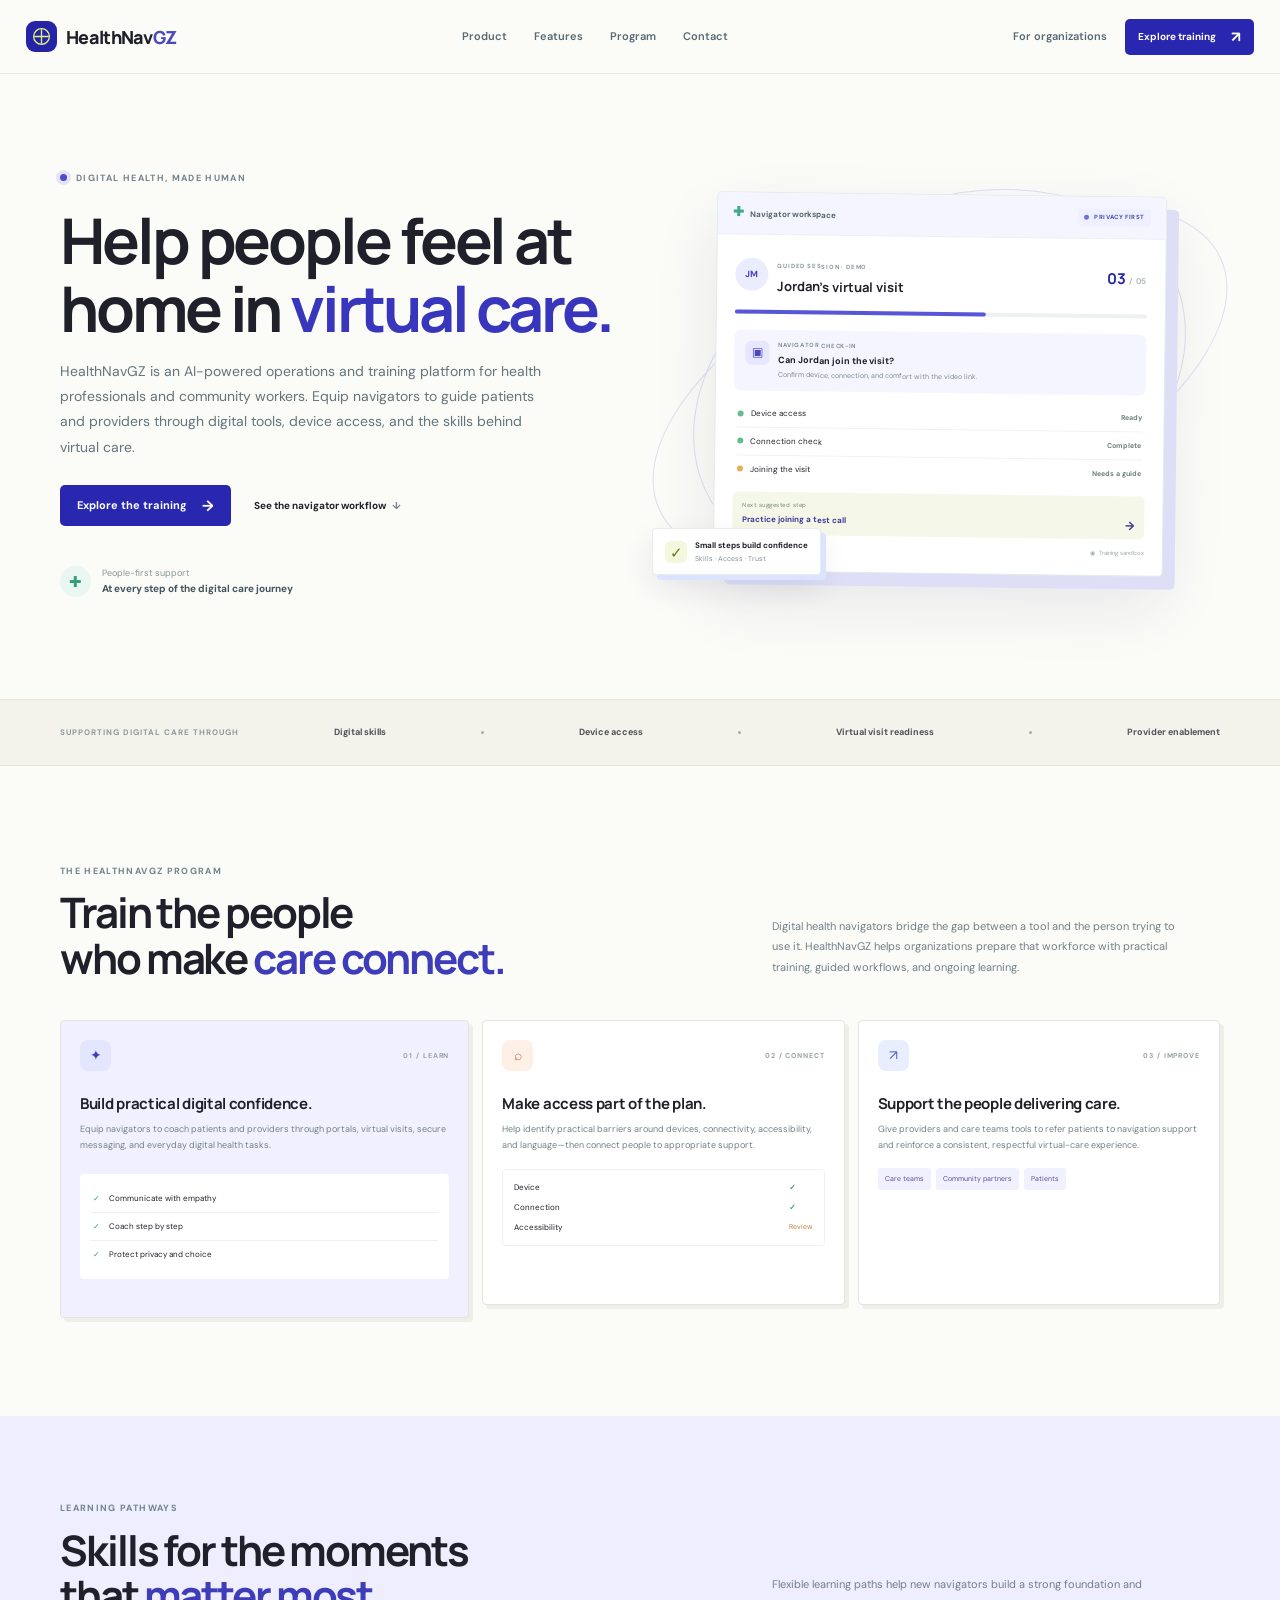
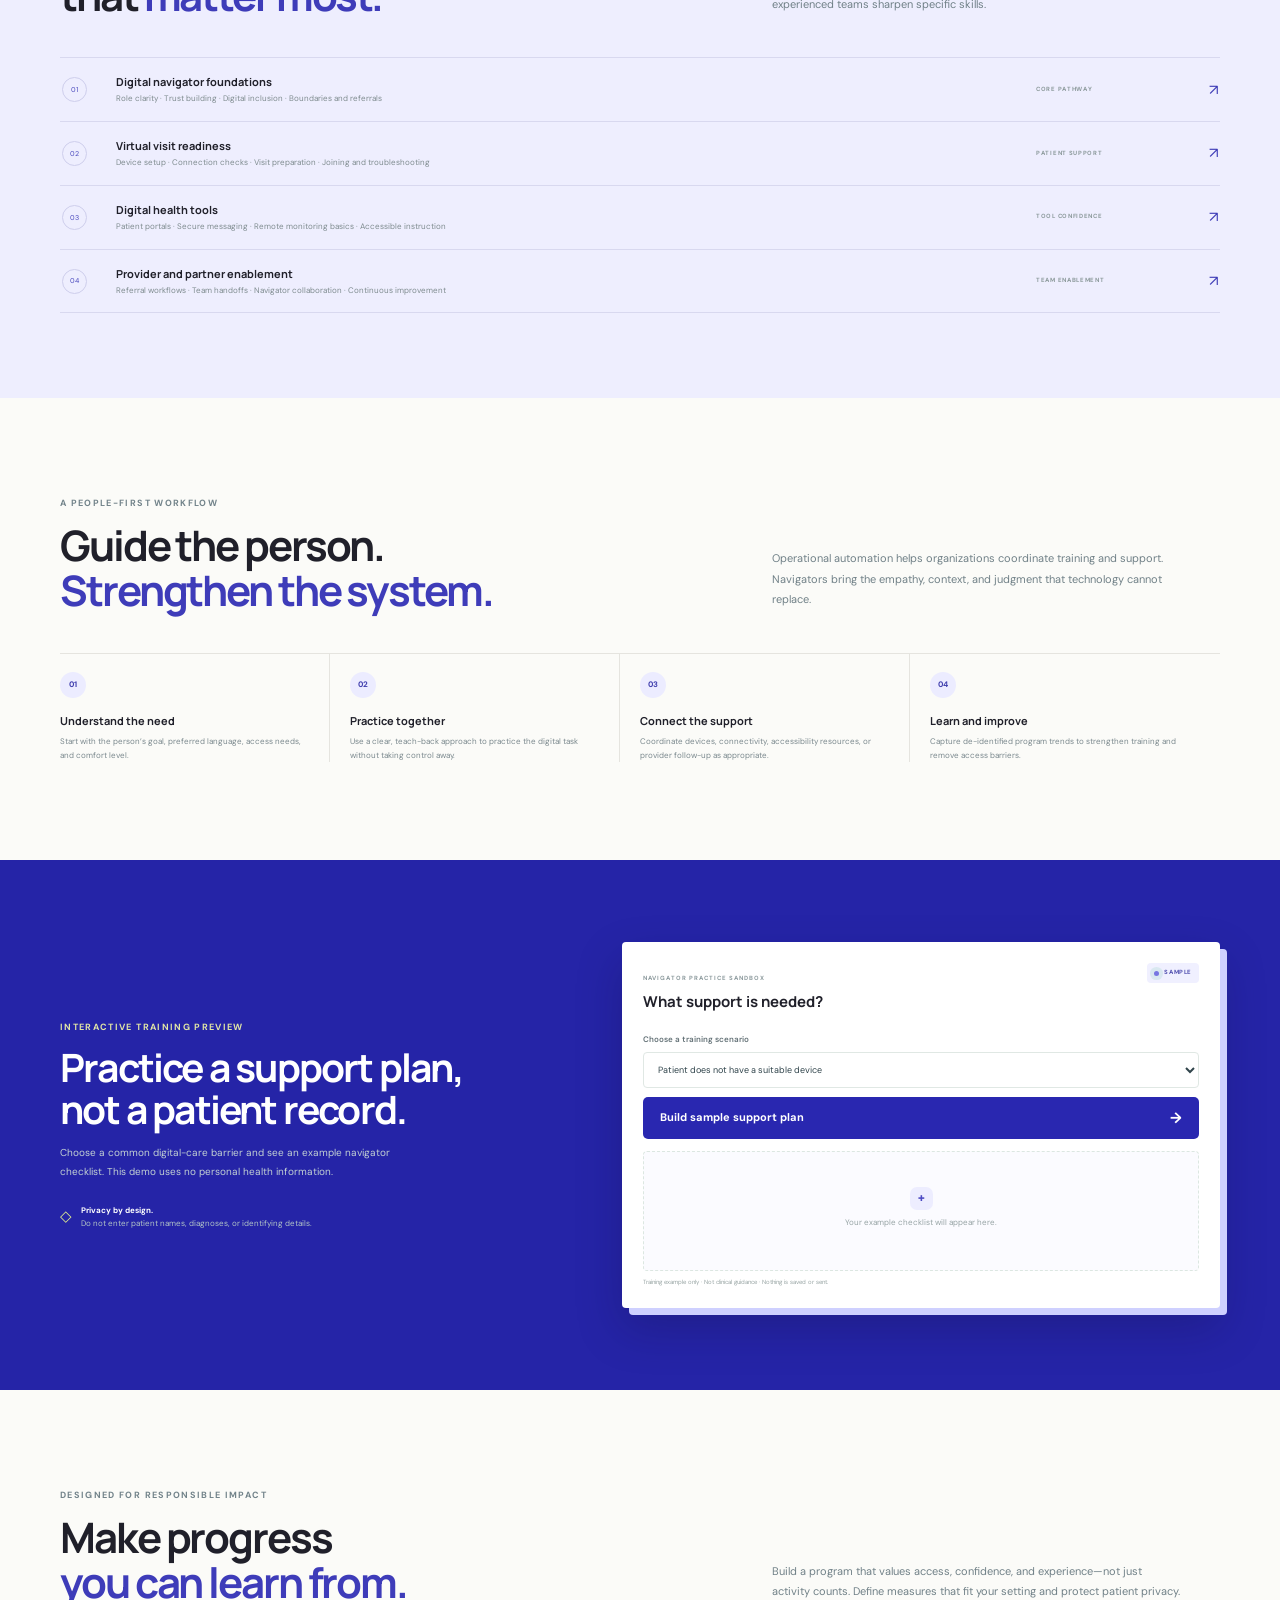
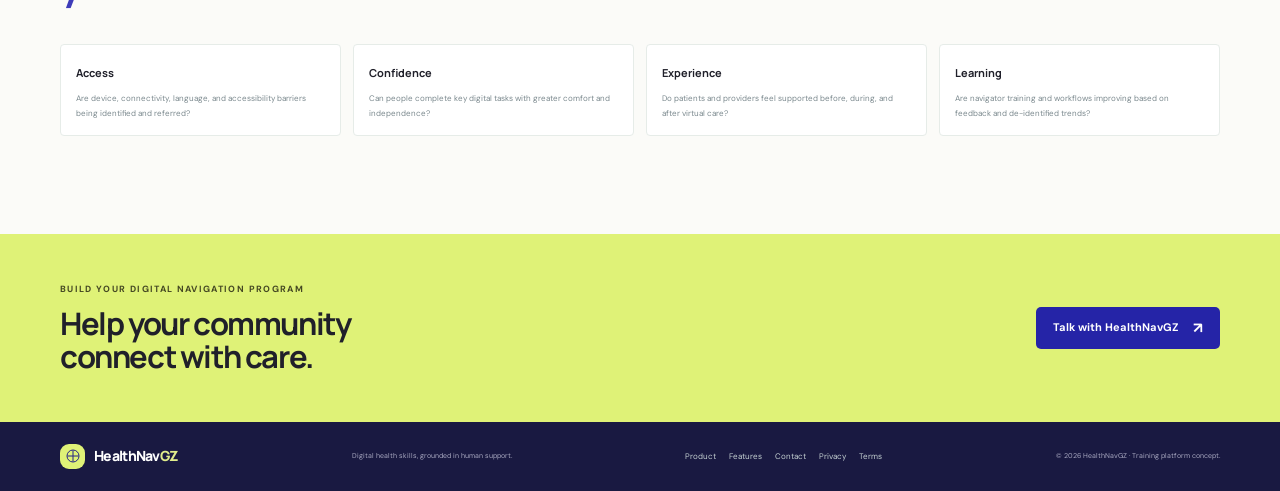
<file: index.html>
<!doctype html>
<html lang="en">
<head>
<meta charset="utf-8"><meta name="viewport" content="width=device-width,initial-scale=1"><meta name="theme-color" content="#102d3a"><meta name="description" content="HealthNavGZ equips professionals and community workers to help patients and providers use digital health tools, access devices, and build skills for virtual care.">
<title>HealthNavGZ — Confident care, connected</title><link rel="icon" href="icon.svg" type="image/svg+xml"><link rel="stylesheet" href="styles.css">
<link rel="canonical" href="https://healthnavgz.online/"></head>
<body>
<a class="skip-link" href="#main">Skip to content</a>
<header class="header"><a class="brand" href="#top" aria-label="HealthNavGZ home"><span class="brand-mark"><svg viewBox="0 0 32 32" aria-hidden="true"><path d="M16 5v22M5 16h22"/><circle cx="16" cy="16" r="12"/></svg></span><span>HealthNav<span>GZ</span></span></a><nav class="nav" id="mainNav" aria-label="Main navigation"><a href="product.html">Product</a><a href="features.html">Features</a><a href="index.html#program">Program</a><a href="contact.html">Contact</a></nav><div class="header-actions"><a class="login-link" href="contact.html">For organizations</a><a class="button button-sm" href="features.html">Explore training <span>↗</span></a></div><button class="menu-toggle" id="menuToggle" aria-label="Open navigation" aria-expanded="false">☰</button></header>
<main id="main">
<section class="hero wrap" id="top"><div class="hero-copy"><div class="eyebrow"><span class="pulse"></span> DIGITAL HEALTH, MADE HUMAN</div><h1>Help people feel at home in <span>virtual care.</span></h1><p class="hero-lede">HealthNavGZ is an AI-powered operations and training platform for health professionals and community workers. Equip navigators to guide patients and providers through digital tools, device access, and the skills behind virtual care.</p><div class="hero-ctas"><a class="button" href="#program">Explore the training <span>→</span></a><a class="text-link" href="#workflow">See the navigator workflow <span>↓</span></a></div><div class="proof"><div class="proof-icon">✚</div><p>People-first support<br><strong>At every step of the digital care journey</strong></p></div></div><div class="hero-visual"><div class="glow"></div><div class="care-card"><div class="care-top"><div class="care-brand"><span class="tiny-cross">✚</span> Navigator workspace</div><span class="secure-pill"><i></i> PRIVACY FIRST</span></div><div class="care-content"><div class="patient-head"><div class="patient-avatar">JM</div><div><small>GUIDED SESSION · DEMO</small><h3>Jordan’s virtual visit</h3></div><span class="step-count">03 <small>/ 05</small></span></div><div class="progress-track"><span></span></div><div class="care-prompt"><span class="prompt-icon">▣</span><div><small>NAVIGATOR CHECK-IN</small><strong>Can Jordan join the visit?</strong><p>Confirm device, connection, and comfort with the video link.</p></div></div><div class="readiness"><div><span class="readiness-dot ready"></span><span>Device access</span><b>Ready</b></div><div><span class="readiness-dot ready"></span><span>Connection check</span><b>Complete</b></div><div><span class="readiness-dot needs"></span><span>Joining the visit</span><b>Needs a guide</b></div></div><div class="care-action"><span>Next suggested step</span><b>Practice joining a test call <i>→</i></b></div><div class="care-footer"><span>Support, not clinical advice</span><span>◉ &nbsp;Training sandbox</span></div></div></div><div class="float-note"><span>✓</span><div><b>Small steps build confidence</b><small>Skills · Access · Trust</small></div></div><div class="orbit orbit-a"></div><div class="orbit orbit-b"></div></div></section>
<div class="trust-strip"><div class="wrap trust-inner"><span>SUPPORTING DIGITAL CARE THROUGH</span><b>Digital skills</b><i></i><b>Device access</b><i></i><b>Virtual visit readiness</b><i></i><b>Provider enablement</b></div></div>
<section class="section wrap" id="program"><div class="section-heading"><div><div class="eyebrow">THE HEALTHNAVGZ PROGRAM</div><h2>Train the people<br>who make <span>care connect.</span></h2></div><p>Digital health navigators bridge the gap between a tool and the person trying to use it. HealthNavGZ helps organizations prepare that workforce with practical training, guided workflows, and ongoing learning.</p></div><div class="program-grid"><article class="program-card program-featured"><div class="card-top"><span class="round-icon mint">✦</span><span class="card-kicker">01 / LEARN</span></div><h3>Build practical digital confidence.</h3><p>Equip navigators to coach patients and providers through portals, virtual visits, secure messaging, and everyday digital health tasks.</p><div class="skill-list"><div><span>✓</span> Communicate with empathy</div><div><span>✓</span> Coach step by step</div><div><span>✓</span> Protect privacy and choice</div></div></article><article class="program-card"><div class="card-top"><span class="round-icon peach">⌕</span><span class="card-kicker">02 / CONNECT</span></div><h3>Make access part of the plan.</h3><p>Help identify practical barriers around devices, connectivity, accessibility, and language—then connect people to appropriate support.</p><div class="mini-access"><span>Device</span><b>✓</b><span>Connection</span><b>✓</b><span>Accessibility</span><i>Review</i></div></article><article class="program-card"><div class="card-top"><span class="round-icon blue">↗</span><span class="card-kicker">03 / IMPROVE</span></div><h3>Support the people delivering care.</h3><p>Give providers and care teams tools to refer patients to navigation support and reinforce a consistent, respectful virtual-care experience.</p><div class="team-chips"><span>Care teams</span><span>Community partners</span><span>Patients</span></div></article></div></section>
<section class="pathway-section" id="pathways"><div class="wrap"><div class="section-heading"><div><div class="eyebrow">LEARNING PATHWAYS</div><h2>Skills for the moments<br>that <span>matter most.</span></h2></div><p>Flexible learning paths help new navigators build a strong foundation and experienced teams sharpen specific skills.</p></div><div class="pathway-list"><article><div class="path-icon">01</div><div class="path-main"><h3>Digital navigator foundations</h3><p>Role clarity · Trust building · Digital inclusion · Boundaries and referrals</p></div><span class="path-meta">CORE PATHWAY</span><a href="contact.html" aria-label="Ask about navigator foundations">↗</a></article><article><div class="path-icon">02</div><div class="path-main"><h3>Virtual visit readiness</h3><p>Device setup · Connection checks · Visit preparation · Joining and troubleshooting</p></div><span class="path-meta">PATIENT SUPPORT</span><a href="contact.html" aria-label="Ask about virtual visit readiness">↗</a></article><article><div class="path-icon">03</div><div class="path-main"><h3>Digital health tools</h3><p>Patient portals · Secure messaging · Remote monitoring basics · Accessible instruction</p></div><span class="path-meta">TOOL CONFIDENCE</span><a href="contact.html" aria-label="Ask about digital health tools">↗</a></article><article><div class="path-icon">04</div><div class="path-main"><h3>Provider and partner enablement</h3><p>Referral workflows · Team handoffs · Navigator collaboration · Continuous improvement</p></div><span class="path-meta">TEAM ENABLEMENT</span><a href="contact.html" aria-label="Ask about provider enablement">↗</a></article></div></div></section>
<section class="section wrap" id="workflow"><div class="section-heading"><div><div class="eyebrow">A PEOPLE-FIRST WORKFLOW</div><h2>Guide the person.<br><span>Strengthen the system.</span></h2></div><p>Operational automation helps organizations coordinate training and support. Navigators bring the empathy, context, and judgment that technology cannot replace.</p></div><div class="steps"><article><span class="step-no">01</span><h3>Understand the need</h3><p>Start with the person’s goal, preferred language, access needs, and comfort level.</p></article><article><span class="step-no">02</span><h3>Practice together</h3><p>Use a clear, teach-back approach to practice the digital task without taking control away.</p></article><article><span class="step-no">03</span><h3>Connect the support</h3><p>Coordinate devices, connectivity, accessibility resources, or provider follow-up as appropriate.</p></article><article><span class="step-no">04</span><h3>Learn and improve</h3><p>Capture de-identified program trends to strengthen training and remove access barriers.</p></article></div></section>
<section class="demo-section"><div class="wrap demo-layout"><div class="demo-copy"><div class="eyebrow">INTERACTIVE TRAINING PREVIEW</div><h2>Practice a support plan,<br>not a patient record.</h2><p>Choose a common digital-care barrier and see an example navigator checklist. This demo uses no personal health information.</p><div class="privacy-note"><span>◇</span><p><strong>Privacy by design.</strong><br>Do not enter patient names, diagnoses, or identifying details.</p></div></div><div class="workflow-card"><div class="workflow-head"><div><small>NAVIGATOR PRACTICE SANDBOX</small><h3>What support is needed?</h3></div><span class="sandbox-pill"><i></i> SAMPLE</span></div><label for="scenario">Choose a training scenario</label><select id="scenario"><option value="device">Patient does not have a suitable device</option><option value="connection">Unreliable internet connection</option><option value="confidence">Patient is unsure how to join a video visit</option><option value="provider">Provider team needs a referral workflow</option></select><button class="button run-button" id="makePlan">Build sample support plan <span>→</span></button><div class="plan-result" id="planResult" aria-live="polite"><div class="plan-empty"><span>✚</span><p>Your example checklist will appear here.</p></div></div><small class="demo-disclaimer">Training example only · Not clinical guidance · Nothing is saved or sent.</small></div></div></section>
<section class="section impact-section" id="impact"><div class="wrap"><div class="section-heading"><div><div class="eyebrow">DESIGNED FOR RESPONSIBLE IMPACT</div><h2>Make progress<br><span>you can learn from.</span></h2></div><p>Build a program that values access, confidence, and experience—not just activity counts. Define measures that fit your setting and protect patient privacy.</p></div><div class="impact-grid"><article><b>Access</b><p>Are device, connectivity, language, and accessibility barriers being identified and referred?</p></article><article><b>Confidence</b><p>Can people complete key digital tasks with greater comfort and independence?</p></article><article><b>Experience</b><p>Do patients and providers feel supported before, during, and after virtual care?</p></article><article><b>Learning</b><p>Are navigator training and workflows improving based on feedback and de-identified trends?</p></article></div></div></section>
<section class="cta-band" id="contact"><div class="wrap cta-inner"><div><div class="eyebrow">BUILD YOUR DIGITAL NAVIGATION PROGRAM</div><h2>Help your community<br>connect with care.</h2></div><a class="button button-light" href="contact.html">Talk with HealthNavGZ <span>↗</span></a></div></section>
</main><footer class="footer"><div class="wrap footer-inner"><a class="brand footer-brand" href="#top"><span class="brand-mark"><svg viewBox="0 0 32 32" aria-hidden="true"><path d="M16 5v22M5 16h22"/><circle cx="16" cy="16" r="12"/></svg></span><span>HealthNav<span>GZ</span></span></a><span>Digital health skills, grounded in human support.</span><nav><a href="product.html">Product</a><a href="features.html">Features</a><a href="contact.html">Contact</a><a href="privacy.html">Privacy</a><a href="terms.html">Terms</a></nav><small>© <span id="year">2026</span> HealthNavGZ · Training platform concept.</small></div></footer><script src="app.js" defer></script></body></html>
</file>
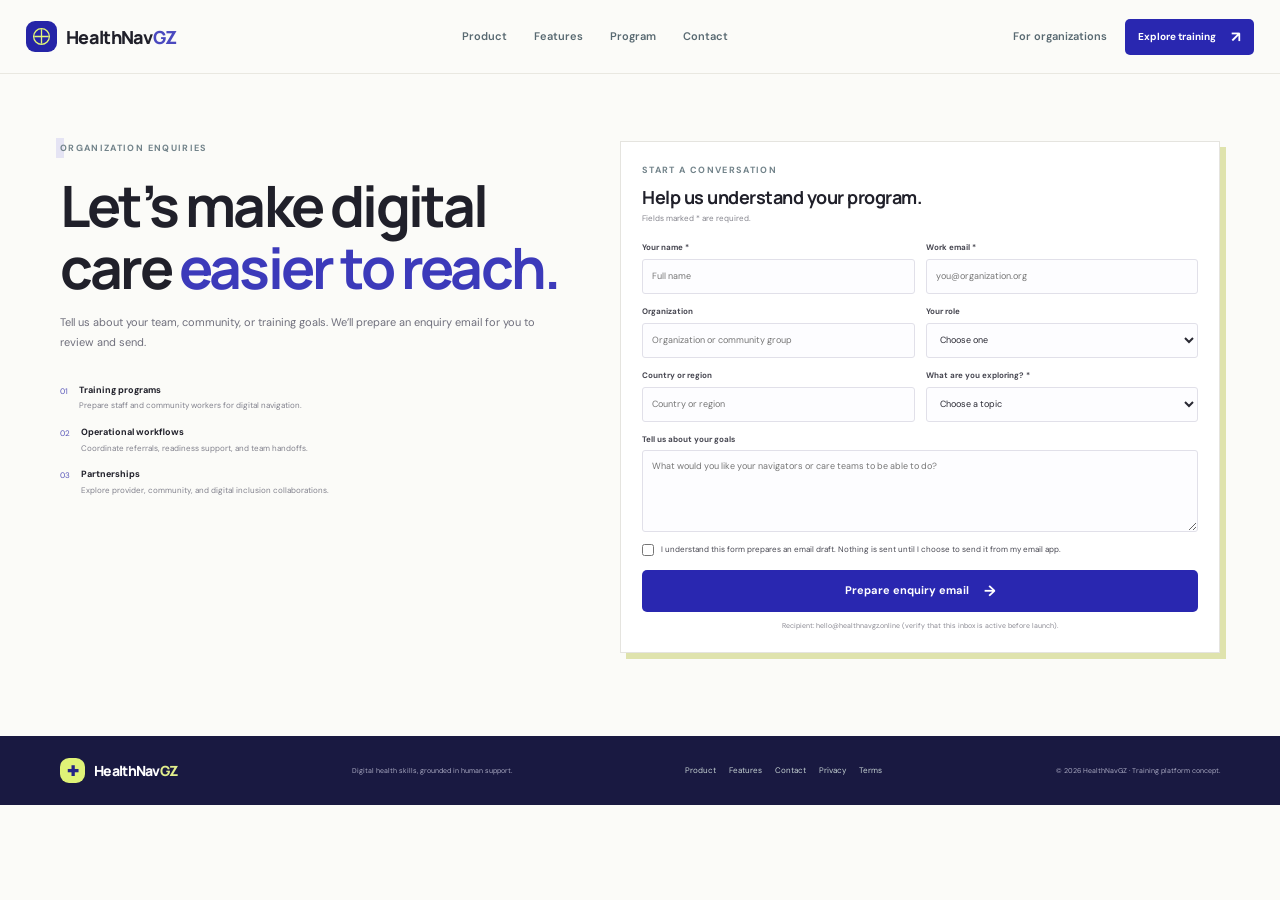
<file: contact.html>
<!doctype html><html lang="en"><head><meta charset="utf-8"><meta name="viewport" content="width=device-width,initial-scale=1"><meta name="theme-color" content="#2828b8"><meta name="description" content="Contact HealthNavGZ about training digital health navigators and coordinating virtual-care support programs."><title>Contact · HealthNavGZ</title><link rel="icon" href="icon.svg" type="image/svg+xml"><link rel="stylesheet" href="styles.css"><link rel="canonical" href="https://healthnavgz.online/contact.html"></head><body><a class="skip-link" href="#main">Skip to content</a><header class="header"><a class="brand" href="index.html"><span class="brand-mark"><svg viewBox="0 0 32 32"><path d="M16 5v22M5 16h22"/><circle cx="16" cy="16" r="12"/></svg></span><span>HealthNav<span>GZ</span></span></a><nav class="nav" id="mainNav" aria-label="Main navigation"><a href="product.html">Product</a><a href="features.html">Features</a><a href="index.html#program">Program</a><a href="contact.html" aria-current="page">Contact</a></nav><div class="header-actions"><a class="login-link" href="contact.html">For organizations</a><a class="button button-sm" href="features.html">Explore training <span>↗</span></a></div><button class="menu-toggle" id="menuToggle" aria-label="Open navigation" aria-expanded="false">☰</button></header><main id="main"><section class="contact-page wrap"><div class="contact-intro"><div class="eyebrow"><span class="pulse"></span> ORGANIZATION ENQUIRIES</div><h1>Let’s make digital care <span>easier to reach.</span></h1><p>Tell us about your team, community, or training goals. We’ll prepare an enquiry email for you to review and send.</p><div class="contact-benefits"><div><span>01</span><p><b>Training programs</b><small>Prepare staff and community workers for digital navigation.</small></p></div><div><span>02</span><p><b>Operational workflows</b><small>Coordinate referrals, readiness support, and team handoffs.</small></p></div><div><span>03</span><p><b>Partnerships</b><small>Explore provider, community, and digital inclusion collaborations.</small></p></div></div></div><section class="intake-card"><div class="intake-heading"><div class="eyebrow">START A CONVERSATION</div><h2>Help us understand your program.</h2><p>Fields marked * are required.</p></div><form class="intake-form" id="contactForm"><div class="intake-grid"><label>Your name *<input name="name" autocomplete="name" required placeholder="Full name"></label><label>Work email *<input name="email" type="email" autocomplete="email" required placeholder="you@organization.org"></label><label>Organization<input name="organization" autocomplete="organization" placeholder="Organization or community group"></label><label>Your role<select name="role"><option value="">Choose one</option><option>Health professional</option><option>Community health worker</option><option>Program manager</option><option>Health system / provider organization</option><option>Community organization</option><option>Other</option></select></label><label>Country or region<input name="region" autocomplete="country-name" placeholder="Country or region"></label><label>What are you exploring? *<select name="interest" required><option value="">Choose a topic</option><option>Navigator training</option><option>Virtual care readiness</option><option>Digital health access</option><option>Operational automation</option><option>Provider or community partnership</option><option>Other</option></select></label><label class="wide">Tell us about your goals<textarea name="message" rows="4" placeholder="What would you like your navigators or care teams to be able to do?"></textarea></label><label class="consent wide"><input type="checkbox" name="consent" required><span>I understand this form prepares an email draft. Nothing is sent until I choose to send it from my email app.</span></label></div><button class="button intake-submit" type="submit">Prepare enquiry email <span>→</span></button><p class="intake-note">Recipient: hello@healthnavgz.online (verify that this inbox is active before launch).</p></form></section></section></main><footer class="footer"><div class="wrap footer-inner"><a class="brand footer-brand" href="index.html"><span class="brand-mark">✚</span><span>HealthNav<span>GZ</span></span></a><span>Digital health skills, grounded in human support.</span><nav><a href="product.html">Product</a><a href="features.html">Features</a><a href="contact.html">Contact</a><a href="privacy.html">Privacy</a><a href="terms.html">Terms</a></nav><small>© <span id="year">2026</span> HealthNavGZ · Training platform concept.</small></div></footer><script src="app.js" defer></script></body></html>
</file>
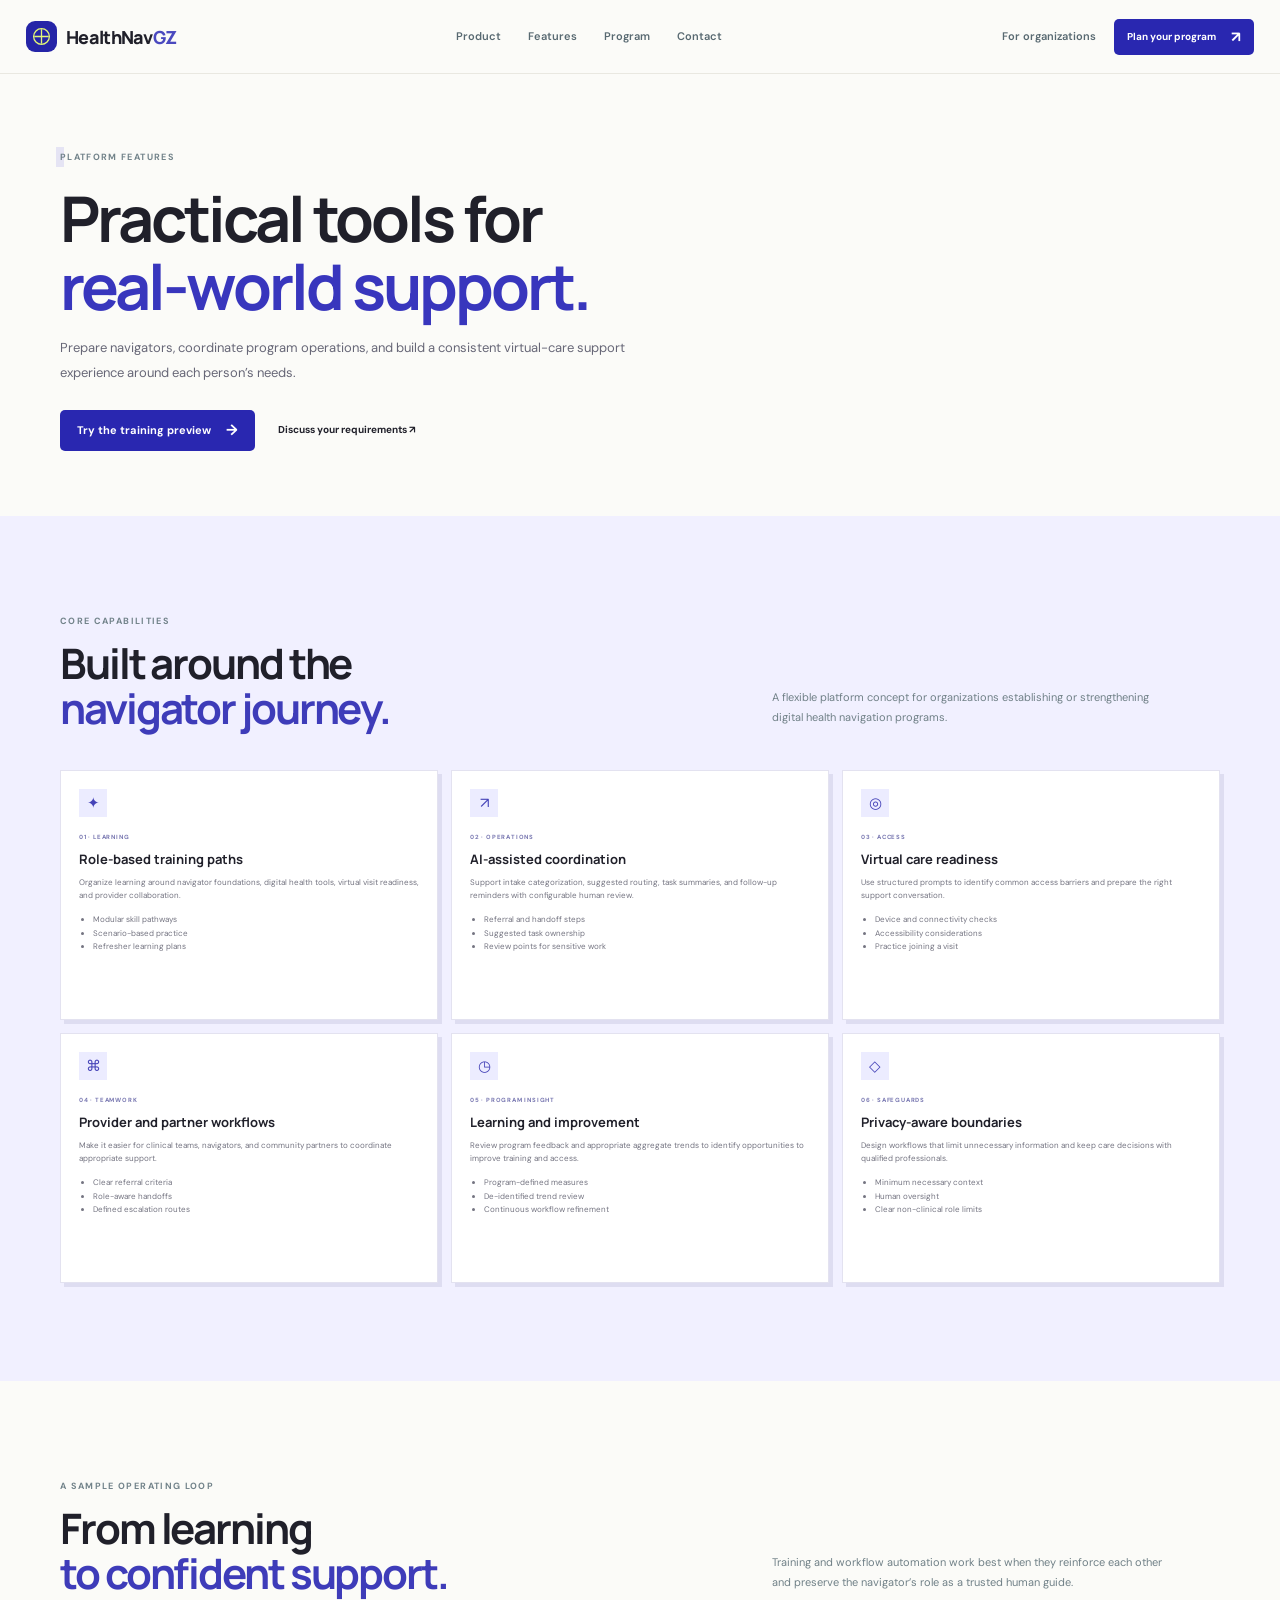
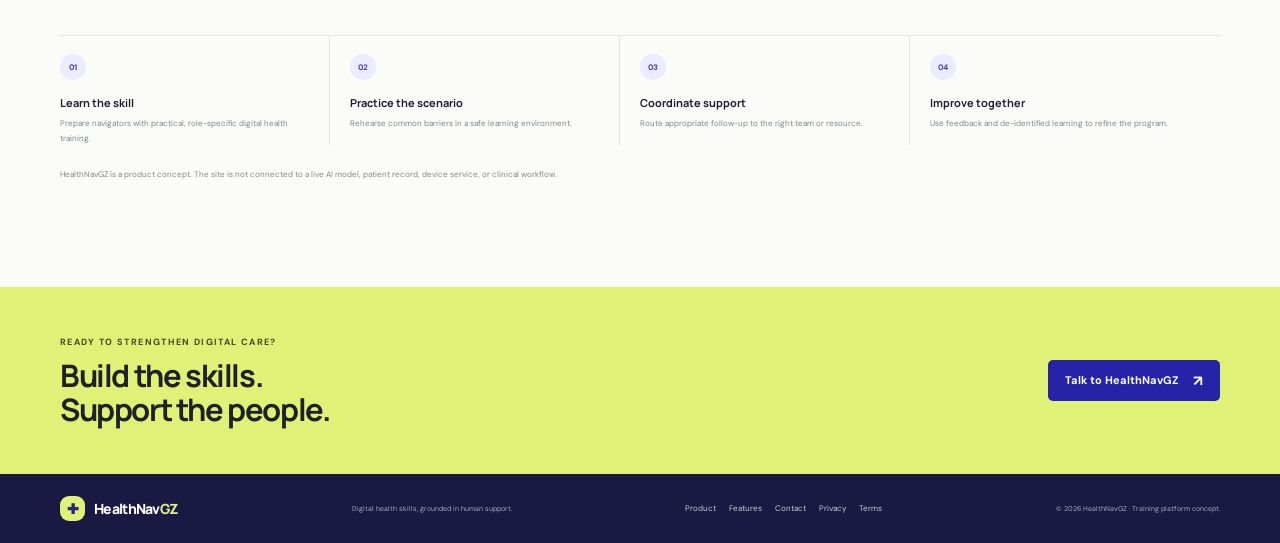
<file: features.html>
<!doctype html><html lang="en"><head><meta charset="utf-8"><meta name="viewport" content="width=device-width,initial-scale=1"><meta name="theme-color" content="#2828b8"><meta name="description" content="Explore HealthNavGZ training, workflow automation, virtual care readiness, and program management features."><title>Features · HealthNavGZ</title><link rel="icon" href="icon.svg" type="image/svg+xml"><link rel="stylesheet" href="styles.css"><link rel="canonical" href="https://healthnavgz.online/features.html"></head><body><a class="skip-link" href="#main">Skip to content</a><header class="header"><a class="brand" href="index.html"><span class="brand-mark"><svg viewBox="0 0 32 32"><path d="M16 5v22M5 16h22"/><circle cx="16" cy="16" r="12"/></svg></span><span>HealthNav<span>GZ</span></span></a><nav class="nav" id="mainNav" aria-label="Main navigation"><a href="product.html">Product</a><a href="features.html" aria-current="page">Features</a><a href="index.html#program">Program</a><a href="contact.html">Contact</a></nav><div class="header-actions"><a class="login-link" href="contact.html">For organizations</a><a class="button button-sm" href="contact.html">Plan your program <span>↗</span></a></div><button class="menu-toggle" id="menuToggle" aria-label="Open navigation" aria-expanded="false">☰</button></header><main id="main"><section class="inner-hero wrap"><div class="eyebrow"><span class="pulse"></span> PLATFORM FEATURES</div><h1>Practical tools for<br><span>real-world support.</span></h1><p>Prepare navigators, coordinate program operations, and build a consistent virtual-care support experience around each person’s needs.</p><div class="hero-ctas"><a class="button" href="index.html#workflow">Try the training preview <span>→</span></a><a class="text-link" href="contact.html">Discuss your requirements ↗</a></div></section><section class="section section-light"><div class="wrap"><div class="section-heading"><div><div class="eyebrow">CORE CAPABILITIES</div><h2>Built around the<br><span>navigator journey.</span></h2></div><p>A flexible platform concept for organizations establishing or strengthening digital health navigation programs.</p></div><div class="feature-tiles"><article><div class="tile-icon">✦</div><small>01 · LEARNING</small><h3>Role-based training paths</h3><p>Organize learning around navigator foundations, digital health tools, virtual visit readiness, and provider collaboration.</p><ul><li>Modular skill pathways</li><li>Scenario-based practice</li><li>Refresher learning plans</li></ul></article><article><div class="tile-icon">↗</div><small>02 · OPERATIONS</small><h3>AI-assisted coordination</h3><p>Support intake categorization, suggested routing, task summaries, and follow-up reminders with configurable human review.</p><ul><li>Referral and handoff steps</li><li>Suggested task ownership</li><li>Review points for sensitive work</li></ul></article><article><div class="tile-icon">◎</div><small>03 · ACCESS</small><h3>Virtual care readiness</h3><p>Use structured prompts to identify common access barriers and prepare the right support conversation.</p><ul><li>Device and connectivity checks</li><li>Accessibility considerations</li><li>Practice joining a visit</li></ul></article><article><div class="tile-icon">⌘</div><small>04 · TEAMWORK</small><h3>Provider and partner workflows</h3><p>Make it easier for clinical teams, navigators, and community partners to coordinate appropriate support.</p><ul><li>Clear referral criteria</li><li>Role-aware handoffs</li><li>Defined escalation routes</li></ul></article><article><div class="tile-icon">◷</div><small>05 · PROGRAM INSIGHT</small><h3>Learning and improvement</h3><p>Review program feedback and appropriate aggregate trends to identify opportunities to improve training and access.</p><ul><li>Program-defined measures</li><li>De-identified trend review</li><li>Continuous workflow refinement</li></ul></article><article><div class="tile-icon">◇</div><small>06 · SAFEGUARDS</small><h3>Privacy-aware boundaries</h3><p>Design workflows that limit unnecessary information and keep care decisions with qualified professionals.</p><ul><li>Minimum necessary context</li><li>Human oversight</li><li>Clear non-clinical role limits</li></ul></article></div></div></section><section class="section"><div class="wrap"><div class="section-heading"><div><div class="eyebrow">A SAMPLE OPERATING LOOP</div><h2>From learning<br><span>to confident support.</span></h2></div><p>Training and workflow automation work best when they reinforce each other and preserve the navigator’s role as a trusted human guide.</p></div><div class="steps"><article><span class="step-no">01</span><h3>Learn the skill</h3><p>Prepare navigators with practical, role-specific digital health training.</p></article><article><span class="step-no">02</span><h3>Practice the scenario</h3><p>Rehearse common barriers in a safe learning environment.</p></article><article><span class="step-no">03</span><h3>Coordinate support</h3><p>Route appropriate follow-up to the right team or resource.</p></article><article><span class="step-no">04</span><h3>Improve together</h3><p>Use feedback and de-identified learning to refine the program.</p></article></div><p class="feature-disclaimer">HealthNavGZ is a product concept. The site is not connected to a live AI model, patient record, device service, or clinical workflow.</p></div></section><section class="cta-band"><div class="wrap cta-inner"><div><div class="eyebrow">READY TO STRENGTHEN DIGITAL CARE?</div><h2>Build the skills.<br>Support the people.</h2></div><a class="button button-light" href="contact.html">Talk to HealthNavGZ <span>↗</span></a></div></section></main><footer class="footer"><div class="wrap footer-inner"><a class="brand footer-brand" href="index.html"><span class="brand-mark">✚</span><span>HealthNav<span>GZ</span></span></a><span>Digital health skills, grounded in human support.</span><nav><a href="product.html">Product</a><a href="features.html">Features</a><a href="contact.html">Contact</a><a href="privacy.html">Privacy</a><a href="terms.html">Terms</a></nav><small>© <span id="year">2026</span> HealthNavGZ · Training platform concept.</small></div></footer><script src="app.js" defer></script></body></html>
</file>
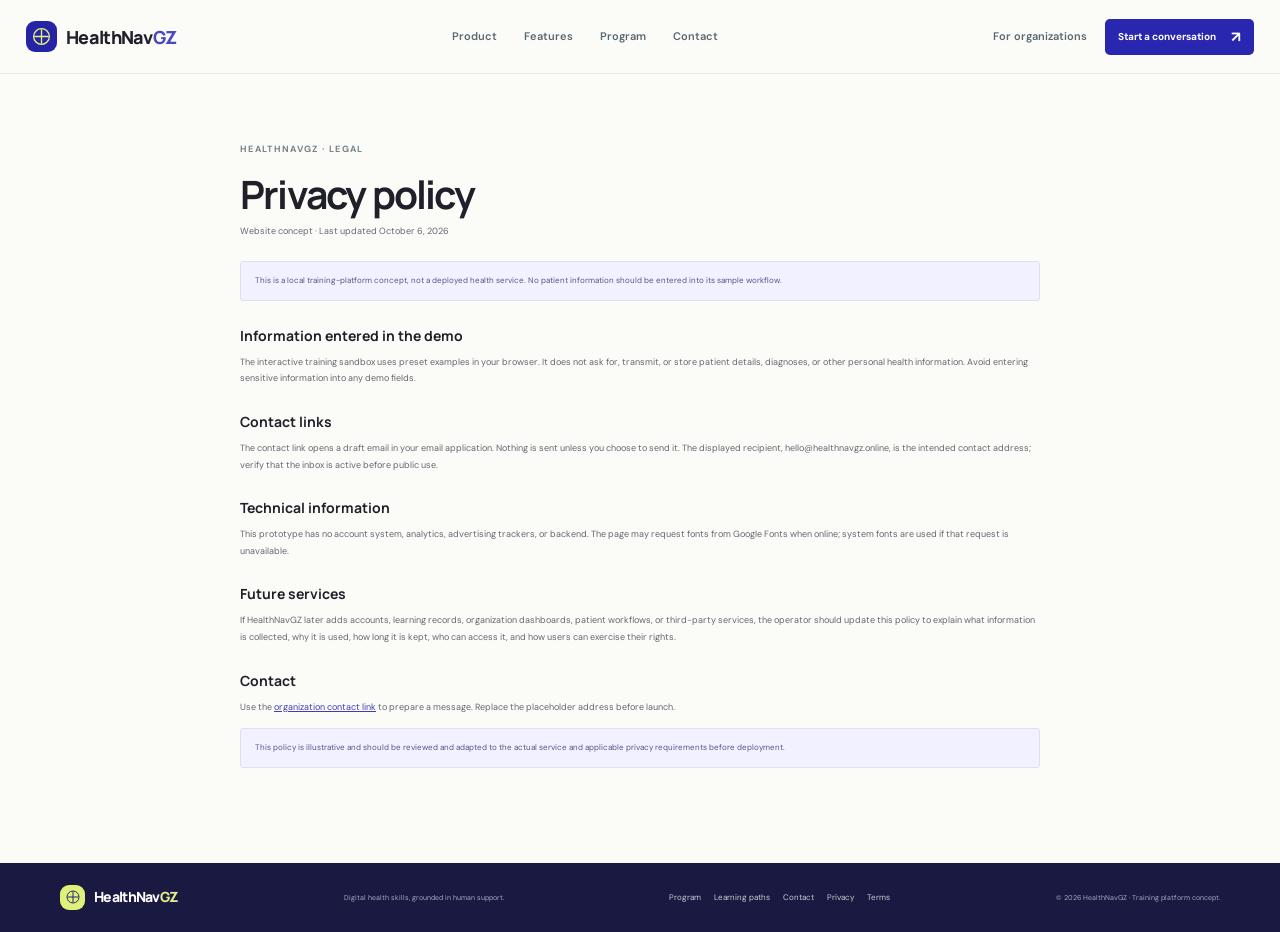
<file: privacy.html>
<!doctype html><html lang="en"><head><meta charset="utf-8"><meta name="viewport" content="width=device-width,initial-scale=1"><meta name="theme-color" content="#102d3a"><title>Privacy policy · HealthNavGZ</title><link rel="icon" href="icon.svg" type="image/svg+xml"><link rel="stylesheet" href="styles.css"><link rel="canonical" href="https://healthnavgz.online/privacy.html"></head><body><a class="skip-link" href="#main">Skip to content</a><header class="header"><a class="brand" href="index.html"><span class="brand-mark"><svg viewBox="0 0 32 32"><path d="M16 5v22M5 16h22"/><circle cx="16" cy="16" r="12"/></svg></span><span>HealthNav<span>GZ</span></span></a><nav class="nav" id="mainNav" aria-label="Main navigation"><a href="product.html">Product</a><a href="features.html">Features</a><a href="index.html#program">Program</a><a href="contact.html">Contact</a></nav><div class="header-actions"><a class="login-link" href="index.html#contact">For organizations</a><a class="button button-sm" href="index.html#contact">Start a conversation <span>↗</span></a></div><button class="menu-toggle" id="menuToggle" aria-label="Open navigation" aria-expanded="false">☰</button></header><main class="legal-page wrap" id="main"><div class="eyebrow">HEALTHNAVGZ · LEGAL</div><h1>Privacy policy</h1><p class="legal-updated">Website concept · Last updated October 6, 2026</p><div class="legal-notice">This is a local training-platform concept, not a deployed health service. No patient information should be entered into its sample workflow.</div><h2>Information entered in the demo</h2><p>The interactive training sandbox uses preset examples in your browser. It does not ask for, transmit, or store patient details, diagnoses, or other personal health information. Avoid entering sensitive information into any demo fields.</p><h2>Contact links</h2><p>The contact link opens a draft email in your email application. Nothing is sent unless you choose to send it. The displayed recipient, hello@healthnavgz.online, is the intended contact address; verify that the inbox is active before public use.</p><h2>Technical information</h2><p>This prototype has no account system, analytics, advertising trackers, or backend. The page may request fonts from Google Fonts when online; system fonts are used if that request is unavailable.</p><h2>Future services</h2><p>If HealthNavGZ later adds accounts, learning records, organization dashboards, patient workflows, or third-party services, the operator should update this policy to explain what information is collected, why it is used, how long it is kept, who can access it, and how users can exercise their rights.</p><h2>Contact</h2><p>Use the <a href="index.html#contact">organization contact link</a> to prepare a message. Replace the placeholder address before launch.</p><div class="legal-notice">This policy is illustrative and should be reviewed and adapted to the actual service and applicable privacy requirements before deployment.</div></main><footer class="footer"><div class="wrap footer-inner"><a class="brand footer-brand" href="index.html"><span class="brand-mark"><svg viewBox="0 0 32 32"><path d="M16 5v22M5 16h22"/><circle cx="16" cy="16" r="12"/></svg></span><span>HealthNav<span>GZ</span></span></a><span>Digital health skills, grounded in human support.</span><nav><a href="index.html#program">Program</a><a href="index.html#pathways">Learning paths</a><a href="index.html#contact">Contact</a><a href="privacy.html">Privacy</a><a href="terms.html">Terms</a></nav><small>© 2026 HealthNavGZ · Training platform concept.</small></div></footer><script src="app.js" defer></script></body></html>
</file>
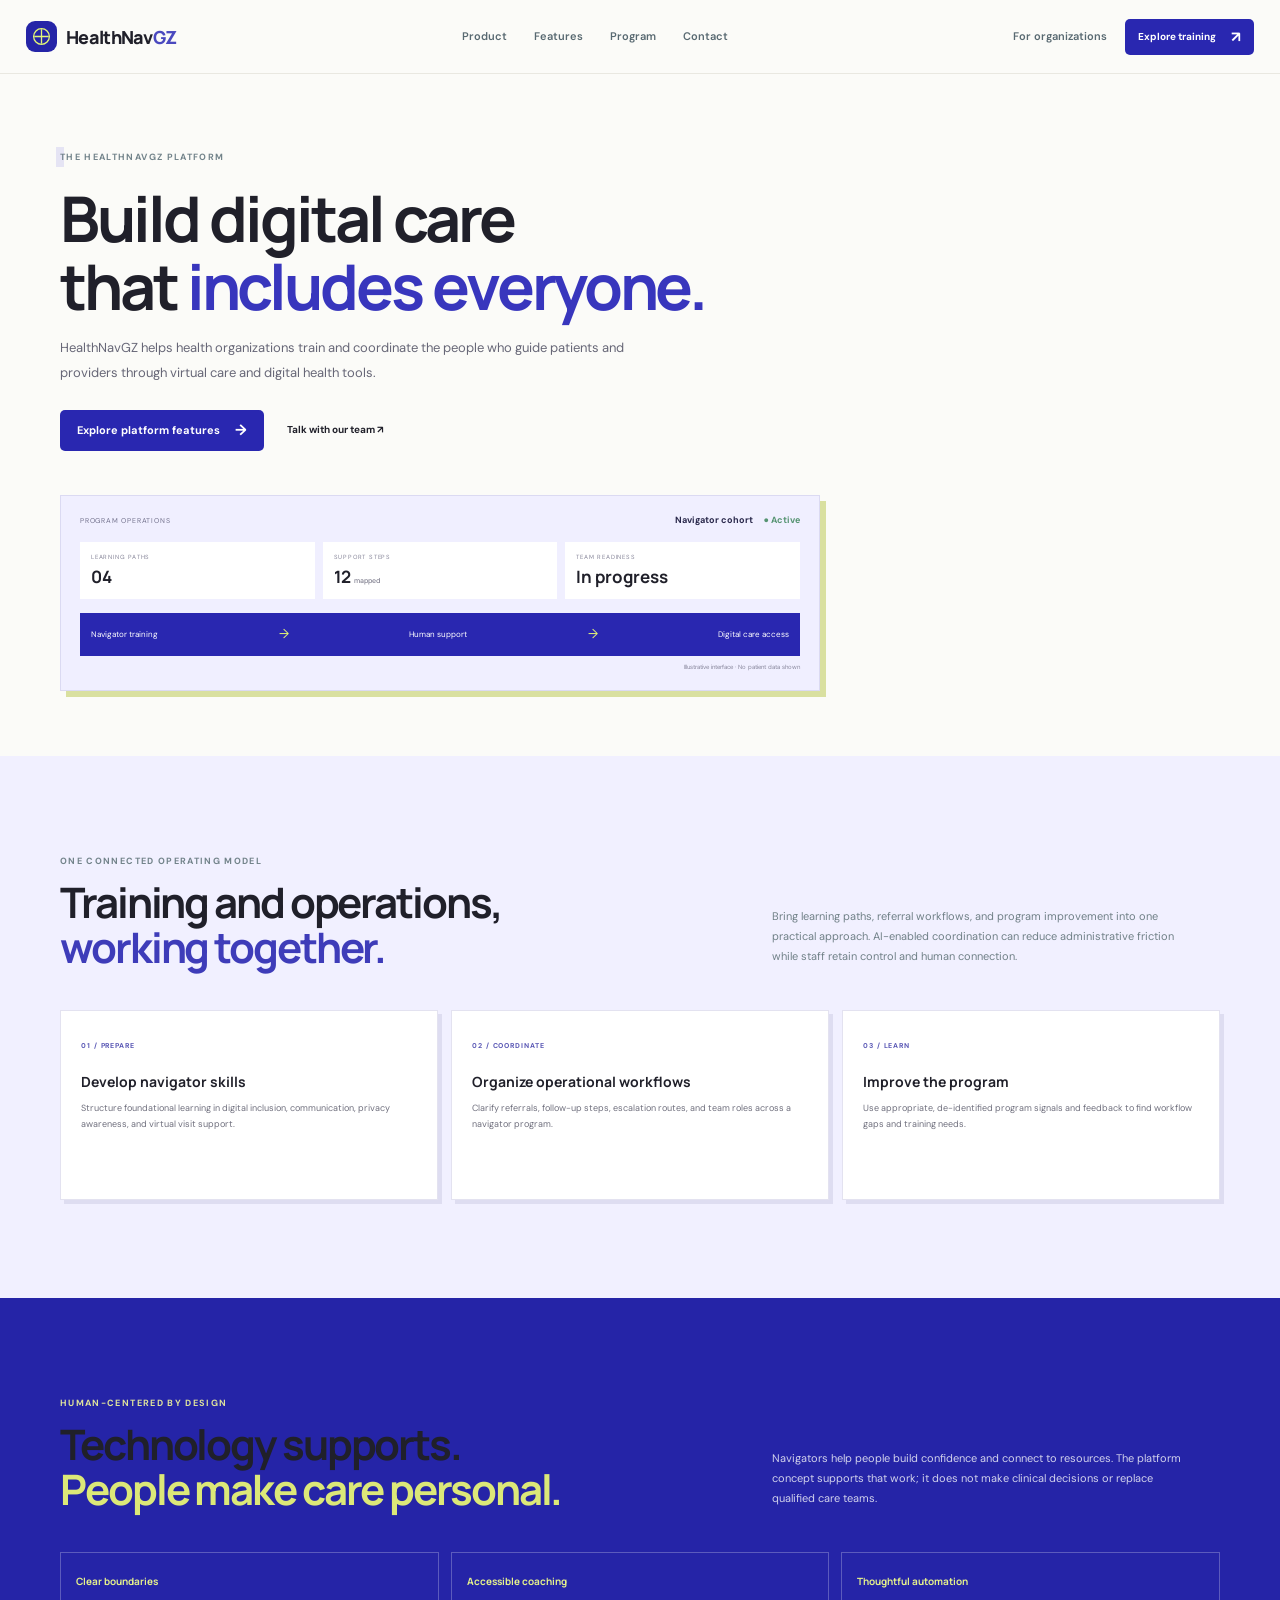
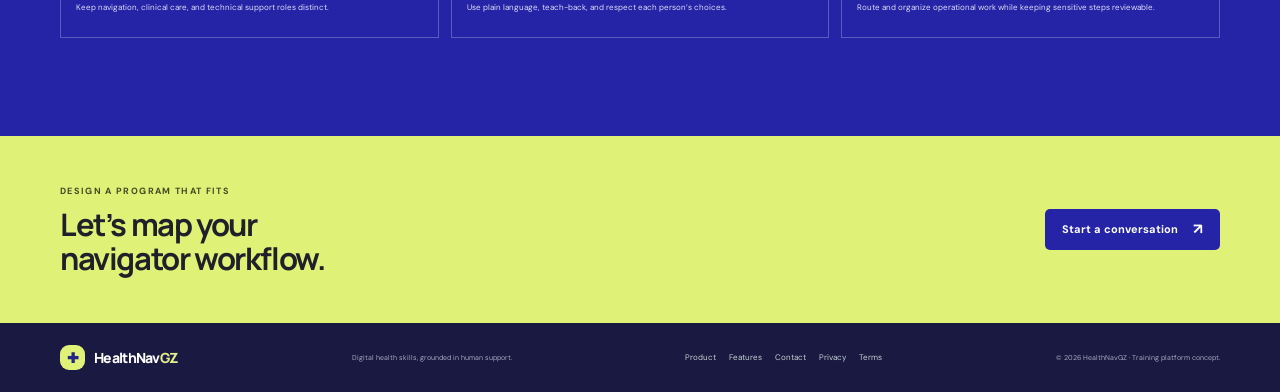
<file: product.html>
<!doctype html><html lang="en"><head><meta charset="utf-8"><meta name="viewport" content="width=device-width,initial-scale=1"><meta name="theme-color" content="#2828b8"><meta name="description" content="Explore HealthNavGZ, a digital health navigator training and operations platform."><title>Product · HealthNavGZ</title><link rel="icon" href="icon.svg" type="image/svg+xml"><link rel="stylesheet" href="styles.css"><link rel="canonical" href="https://healthnavgz.online/product.html"></head><body><a class="skip-link" href="#main">Skip to content</a><header class="header"><a class="brand" href="index.html"><span class="brand-mark"><svg viewBox="0 0 32 32"><path d="M16 5v22M5 16h22"/><circle cx="16" cy="16" r="12"/></svg></span><span>HealthNav<span>GZ</span></span></a><nav class="nav" id="mainNav" aria-label="Main navigation"><a href="product.html" aria-current="page">Product</a><a href="features.html">Features</a><a href="index.html#program">Program</a><a href="contact.html">Contact</a></nav><div class="header-actions"><a class="login-link" href="contact.html">For organizations</a><a class="button button-sm" href="features.html">Explore training <span>↗</span></a></div><button class="menu-toggle" id="menuToggle" aria-label="Open navigation" aria-expanded="false">☰</button></header><main id="main"><section class="inner-hero wrap"><div class="eyebrow"><span class="pulse"></span> THE HEALTHNAVGZ PLATFORM</div><h1>Build digital care<br>that <span>includes everyone.</span></h1><p>HealthNavGZ helps health organizations train and coordinate the people who guide patients and providers through virtual care and digital health tools.</p><div class="hero-ctas"><a class="button" href="features.html">Explore platform features <span>→</span></a><a class="text-link" href="contact.html">Talk with our team ↗</a></div><div class="product-visual"><div class="product-visual-top"><span>PROGRAM OPERATIONS</span><b>Navigator cohort <i>● Active</i></b></div><div class="product-stats"><div><small>LEARNING PATHS</small><strong>04</strong></div><div><small>SUPPORT STEPS</small><strong>12 <em>mapped</em></strong></div><div><small>TEAM READINESS</small><strong>In progress</strong></div></div><div class="product-flow"><span>Navigator training</span><i>→</i><span>Human support</span><i>→</i><span>Digital care access</span></div><p>Illustrative interface · No patient data shown</p></div></section><section class="section section-light"><div class="wrap"><div class="section-heading"><div><div class="eyebrow">ONE CONNECTED OPERATING MODEL</div><h2>Training and operations,<br><span>working together.</span></h2></div><p>Bring learning paths, referral workflows, and program improvement into one practical approach. AI-enabled coordination can reduce administrative friction while staff retain control and human connection.</p></div><div class="product-cards"><article><span>01 / PREPARE</span><h3>Develop navigator skills</h3><p>Structure foundational learning in digital inclusion, communication, privacy awareness, and virtual visit support.</p></article><article><span>02 / COORDINATE</span><h3>Organize operational workflows</h3><p>Clarify referrals, follow-up steps, escalation routes, and team roles across a navigator program.</p></article><article><span>03 / LEARN</span><h3>Improve the program</h3><p>Use appropriate, de-identified program signals and feedback to find workflow gaps and training needs.</p></article></div></div></section><section class="section section-dark"><div class="wrap"><div class="section-heading light-heading"><div><div class="eyebrow">HUMAN-CENTERED BY DESIGN</div><h2>Technology supports.<br><span>People make care personal.</span></h2></div><p>Navigators help people build confidence and connect to resources. The platform concept supports that work; it does not make clinical decisions or replace qualified care teams.</p></div><div class="product-points"><div><b>Clear boundaries</b><p>Keep navigation, clinical care, and technical support roles distinct.</p></div><div><b>Accessible coaching</b><p>Use plain language, teach-back, and respect each person’s choices.</p></div><div><b>Thoughtful automation</b><p>Route and organize operational work while keeping sensitive steps reviewable.</p></div></div></div></section><section class="cta-band"><div class="wrap cta-inner"><div><div class="eyebrow">DESIGN A PROGRAM THAT FITS</div><h2>Let’s map your<br>navigator workflow.</h2></div><a class="button button-light" href="contact.html">Start a conversation <span>↗</span></a></div></section></main><footer class="footer"><div class="wrap footer-inner"><a class="brand footer-brand" href="index.html"><span class="brand-mark">✚</span><span>HealthNav<span>GZ</span></span></a><span>Digital health skills, grounded in human support.</span><nav><a href="product.html">Product</a><a href="features.html">Features</a><a href="contact.html">Contact</a><a href="privacy.html">Privacy</a><a href="terms.html">Terms</a></nav><small>© <span id="year">2026</span> HealthNavGZ · Training platform concept.</small></div></footer><script src="app.js" defer></script></body></html>
</file>
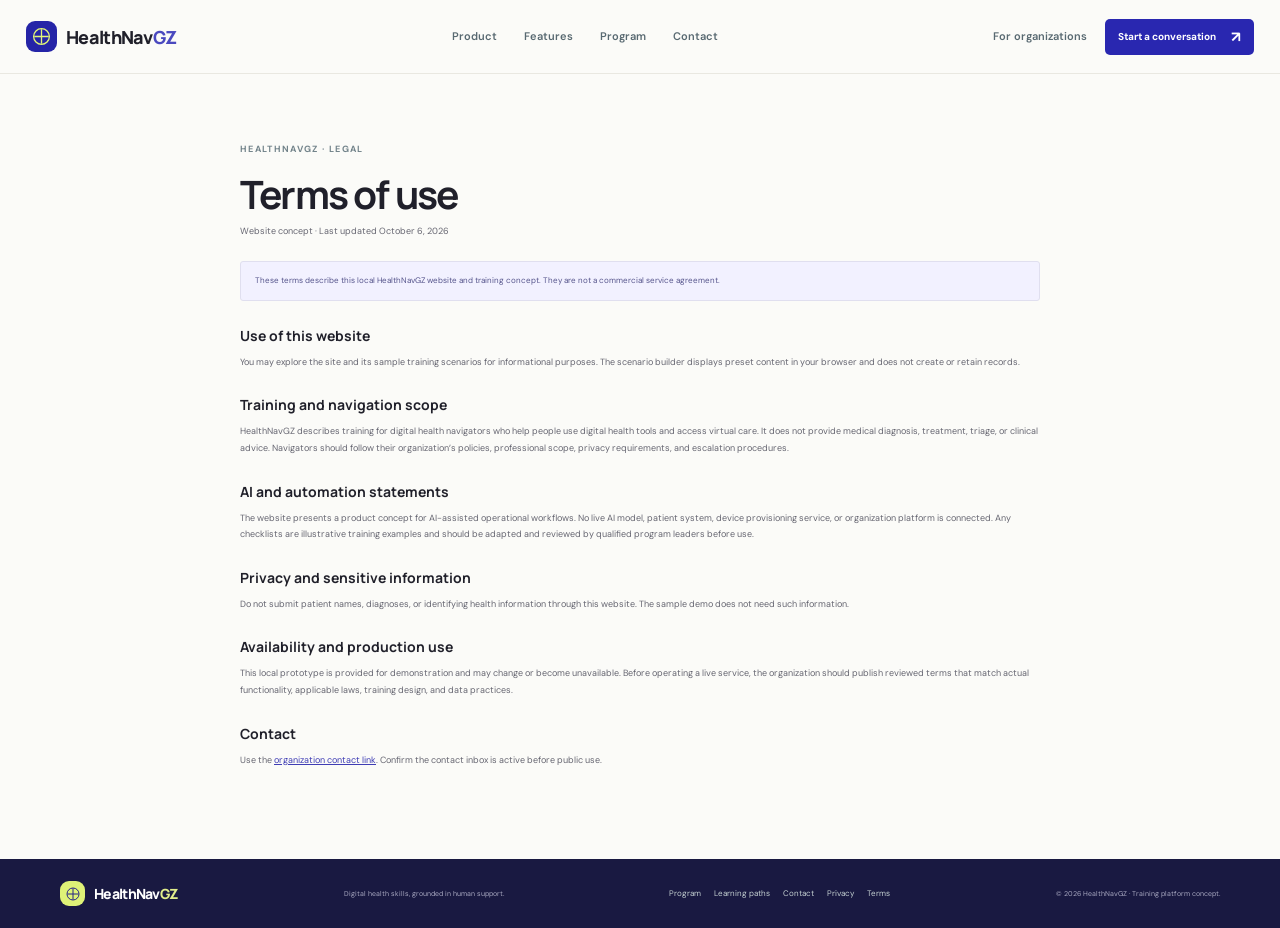
<file: terms.html>
<!doctype html><html lang="en"><head><meta charset="utf-8"><meta name="viewport" content="width=device-width,initial-scale=1"><meta name="theme-color" content="#102d3a"><title>Terms of use · HealthNavGZ</title><link rel="icon" href="icon.svg" type="image/svg+xml"><link rel="stylesheet" href="styles.css"><link rel="canonical" href="https://healthnavgz.online/terms.html"></head><body><a class="skip-link" href="#main">Skip to content</a><header class="header"><a class="brand" href="index.html"><span class="brand-mark"><svg viewBox="0 0 32 32"><path d="M16 5v22M5 16h22"/><circle cx="16" cy="16" r="12"/></svg></span><span>HealthNav<span>GZ</span></span></a><nav class="nav" id="mainNav" aria-label="Main navigation"><a href="product.html">Product</a><a href="features.html">Features</a><a href="index.html#program">Program</a><a href="contact.html">Contact</a></nav><div class="header-actions"><a class="login-link" href="index.html#contact">For organizations</a><a class="button button-sm" href="index.html#contact">Start a conversation <span>↗</span></a></div><button class="menu-toggle" id="menuToggle" aria-label="Open navigation" aria-expanded="false">☰</button></header><main class="legal-page wrap" id="main"><div class="eyebrow">HEALTHNAVGZ · LEGAL</div><h1>Terms of use</h1><p class="legal-updated">Website concept · Last updated October 6, 2026</p><div class="legal-notice">These terms describe this local HealthNavGZ website and training concept. They are not a commercial service agreement.</div><h2>Use of this website</h2><p>You may explore the site and its sample training scenarios for informational purposes. The scenario builder displays preset content in your browser and does not create or retain records.</p><h2>Training and navigation scope</h2><p>HealthNavGZ describes training for digital health navigators who help people use digital health tools and access virtual care. It does not provide medical diagnosis, treatment, triage, or clinical advice. Navigators should follow their organization’s policies, professional scope, privacy requirements, and escalation procedures.</p><h2>AI and automation statements</h2><p>The website presents a product concept for AI-assisted operational workflows. No live AI model, patient system, device provisioning service, or organization platform is connected. Any checklists are illustrative training examples and should be adapted and reviewed by qualified program leaders before use.</p><h2>Privacy and sensitive information</h2><p>Do not submit patient names, diagnoses, or identifying health information through this website. The sample demo does not need such information.</p><h2>Availability and production use</h2><p>This local prototype is provided for demonstration and may change or become unavailable. Before operating a live service, the organization should publish reviewed terms that match actual functionality, applicable laws, training design, and data practices.</p><h2>Contact</h2><p>Use the <a href="index.html#contact">organization contact link</a>. Confirm the contact inbox is active before public use.</p></main><footer class="footer"><div class="wrap footer-inner"><a class="brand footer-brand" href="index.html"><span class="brand-mark"><svg viewBox="0 0 32 32"><path d="M16 5v22M5 16h22"/><circle cx="16" cy="16" r="12"/></svg></span><span>HealthNav<span>GZ</span></span></a><span>Digital health skills, grounded in human support.</span><nav><a href="index.html#program">Program</a><a href="index.html#pathways">Learning paths</a><a href="index.html#contact">Contact</a><a href="privacy.html">Privacy</a><a href="terms.html">Terms</a></nav><small>© 2026 HealthNavGZ · Training platform concept.</small></div></footer><script src="app.js" defer></script></body></html>
</file>
<file: styles.css>
@import url('https://fonts.googleapis.com/css2?family=DM+Sans:wght@400;500;600;700&family=Manrope:wght@400;500;600;700;800&display=swap');
:root{--navy:#102d3a;--navy2:#183c49;--teal:#49b99a;--mint:#a7ecd4;--lime:#d9f18c;--coral:#ff9d80;--blue:#96baff;--ink:#17252c;--muted:#6d7c83;--paper:#f5f8f6;--line:#e4ebe7;--white:#fff;--max:1160px}*{box-sizing:border-box}html{scroll-behavior:smooth;scroll-padding-top:84px}body{margin:0;color:var(--ink);background:#fff;font:15px/1.6 'DM Sans',-apple-system,BlinkMacSystemFont,'Segoe UI',sans-serif;-webkit-font-smoothing:antialiased}a{color:inherit;text-decoration:none}button,select{font:inherit}.wrap{width:min(var(--max),calc(100% - 56px));margin-inline:auto}.skip-link{position:fixed;z-index:30;top:10px;left:10px;padding:10px 14px;border-radius:6px;background:white;color:var(--navy);box-shadow:0 3px 15px #0002;transform:translateY(-160%)}.skip-link:focus{transform:translateY(0)}.header{height:74px;position:sticky;top:0;z-index:20;display:flex;align-items:center;justify-content:space-between;padding:0 max(26px,calc((100vw - 1320px)/2));background:#fff;border-bottom:1px solid #eaf0ed}.brand{display:flex;align-items:center;gap:9px;font:800 18px/1 'Manrope',sans-serif;letter-spacing:-.7px;white-space:nowrap}.brand>span:last-child>span{color:#3da98b}.brand-mark{width:31px;height:31px;border-radius:9px;background:var(--navy);color:var(--mint);display:grid;place-items:center}.brand-mark svg{width:21px;fill:none;stroke:currentColor;stroke-width:2}.nav{display:flex;align-items:center;gap:27px}.nav a,.login-link{font-size:11px;color:#586971;font-weight:600;transition:color .2s}.nav a:hover,.login-link:hover{color:var(--teal)}.header-actions{display:flex;align-items:center;gap:18px}.button{display:inline-flex;align-items:center;justify-content:center;gap:15px;padding:12px 17px;background:var(--navy);color:white;border-radius:7px;font-size:11px;font-weight:700;transition:transform .2s,background .2s;cursor:pointer;border:0}.button:hover{transform:translateY(-2px);background:#20495a}.button span{font-size:15px;line-height:12px}.button-sm{padding:10px 13px;font-size:10px}.menu-toggle{display:none;background:none;border:0;font-size:22px;color:var(--navy)}.eyebrow{font-size:9px;letter-spacing:1.35px;font-weight:700;color:#72838a}.hero{display:grid;grid-template-columns:1fr 1fr;align-items:center;gap:40px;min-height:610px;padding:60px 0 65px}.hero .eyebrow{display:flex;align-items:center;gap:9px}.pulse,.sandbox-pill i{width:7px;height:7px;border-radius:50%;background:#43b38b;box-shadow:0 0 0 4px #43b38b21}.hero h1,.section-heading h2,.demo-copy h2,.cta-inner h2{font:700 clamp(42px,5.2vw,63px)/1.08 'Manrope',sans-serif;letter-spacing:-3.1px;margin:21px 0 17px}.hero h1 span,.section-heading h2 span{color:#4ba88f}.hero-lede{font-size:14px;color:#64757c;line-height:1.8;max-width:500px;margin:0}.hero-ctas{display:flex;align-items:center;gap:23px;margin-top:25px}.text-link{font-size:10px;font-weight:700}.text-link span{color:#72838a;margin-left:4px}.proof{display:flex;align-items:center;gap:11px;margin-top:40px}.proof-icon{width:31px;height:31px;border-radius:50%;background:#e9f6f1;color:#319d7c;display:grid;place-items:center}.proof p{font-size:9px;color:#87959a;line-height:1.5;margin:0}.proof strong{font-size:10px;color:#42555d}.hero-visual{height:450px;position:relative;display:grid;place-items:center}.glow{position:absolute;width:360px;height:360px;border-radius:50%;background:radial-gradient(circle,#9ce8d263 0%,#9ce8d20b 72%)}.care-card{position:relative;z-index:2;width:min(450px,100%);background:white;border:1px solid #e2ebe7;border-radius:13px;overflow:hidden;box-shadow:0 23px 70px #1135411a;transform:rotate(.7deg)}.care-top{height:42px;border-bottom:1px solid #edf1ef;padding:0 15px;display:flex;justify-content:space-between;align-items:center}.care-brand{font-size:8px;font-weight:700;color:#53656b}.tiny-cross{color:#41a88a;font-size:13px;margin-right:4px}.secure-pill{display:flex;align-items:center;gap:5px;padding:4px 6px;border-radius:4px;background:#edf8f3;color:#46836f;font-size:6px;letter-spacing:.6px;font-weight:700}.secure-pill i{width:5px;height:5px;border-radius:50%;background:#5ebc94}.care-content{padding:16px 18px}.patient-head{display:flex;align-items:center;gap:9px}.patient-avatar{width:33px;height:33px;border-radius:50%;background:#e5f3ee;color:#317c67;display:grid;place-items:center;font-size:9px;font-weight:700}.patient-head>div:nth-child(2){flex:1}.patient-head small{font-size:6px;letter-spacing:.8px;color:#88969b;font-weight:700}.patient-head h3{font:700 13px 'Manrope',sans-serif;margin:2px 0}.step-count{font:700 15px 'Manrope',sans-serif;color:var(--navy)}.step-count small{font:500 8px 'DM Sans',sans-serif;color:#99a4a8}.progress-track{height:4px;border-radius:4px;background:#edf2ee;margin:13px 0 16px}.progress-track span{height:100%;display:block;width:61%;background:#57c2a0;border-radius:4px}.care-prompt{display:flex;align-items:flex-start;gap:9px;padding:11px;background:#f5f9f7;border-radius:7px}.prompt-icon{width:24px;height:24px;display:grid;place-items:center;border-radius:6px;background:#e3f3ec;color:#3c9b7c;font-size:12px}.care-prompt>div small{display:block;color:#809097;letter-spacing:.7px;font-size:6px;font-weight:700}.care-prompt>div strong{display:block;font-size:9px;margin-top:2px}.care-prompt p{margin:2px 0 0;color:#7c898e;font-size:7px}.readiness{padding:9px 3px}.readiness>div{display:flex;align-items:center;gap:7px;padding:7px 1px;border-bottom:1px solid #f0f2f1;font-size:8px}.readiness>div:last-child{border-bottom:0}.readiness b{margin-left:auto;font-size:7px;color:#6e817f}.readiness-dot{width:6px;height:6px;border-radius:50%}.readiness-dot.ready{background:#61bd93}.readiness-dot.needs{background:#e7ae58}.care-action{padding:9px 10px;background:#f0f8f3;border-radius:6px}.care-action span{display:block;color:#768880;font-size:6px;letter-spacing:.5px}.care-action b{display:block;margin-top:3px;font-size:8px;color:#275f4e}.care-action i{float:right;font-size:12px;font-style:normal}.care-footer{display:flex;justify-content:space-between;color:#a0abad;font-size:6px;padding-top:10px}.float-note{position:absolute;z-index:3;left:-8px;bottom:34px;display:flex;align-items:center;gap:8px;padding:10px 12px;background:white;border:1px solid #e5eeea;border-radius:8px;box-shadow:0 12px 35px #12354115;animation:float 4s ease-in-out infinite}.float-note>span{width:22px;height:22px;border-radius:6px;background:#edf8ef;color:#54a877;display:grid;place-items:center}.float-note b{display:block;font-size:8px}.float-note small{display:block;color:#849197;font-size:7px;margin-top:1px}.orbit{position:absolute;border:1px solid #dbece4;border-radius:50%;transform:rotate(-24deg)}.orbit-a{width:110%;height:64%}.orbit-b{width:92%;height:80%;border-color:#e6f0eb}.trust-strip{border-block:1px solid #e9efec;background:#fbfcfb}.trust-inner{min-height:65px;display:flex;justify-content:space-between;align-items:center;gap:15px;flex-wrap:wrap}.trust-inner>span{font-size:8px;letter-spacing:1px;color:#8e9a9e;font-weight:700}.trust-inner b{font-size:9px;color:#596c72}.trust-inner i{width:3px;height:3px;border-radius:50%;background:#9eadaf}.section{padding:91px 0}.section-heading{display:grid;grid-template-columns:1fr .68fr;align-items:end;gap:52px;margin-bottom:39px}.section-heading h2,.demo-copy h2{font-size:42px;letter-spacing:-2.1px;margin:12px 0 0}.section-heading h2 span{color:#4ba88f}.section-heading>p{font-size:11px;line-height:1.85;color:#708087;max-width:410px;margin:0 0 4px}.program-grid{display:grid;grid-template-columns:1.13fr 1fr 1fr;gap:13px}.program-card{min-height:285px;padding:19px;border:1px solid #e5ece8;border-radius:10px;overflow:hidden}.program-featured{grid-row:span 2}.card-top{display:flex;align-items:center;justify-content:space-between}.round-icon{width:31px;height:31px;border-radius:8px;display:grid;place-items:center;font-size:14px}.round-icon.mint{background:#e8f7f0;color:#358e71}.round-icon.peach{background:#fff0e8;color:#bb7859}.round-icon.blue{background:#eef3ff;color:#617fbd}.card-kicker{font-size:7px;letter-spacing:.9px;font-weight:700;color:#96a1a4}.program-card h3{font:700 15px 'Manrope',sans-serif;letter-spacing:-.3px;margin:22px 0 7px}.program-card p{font-size:9px;line-height:1.8;color:#738187;margin:0}.skill-list{margin-top:21px;padding:11px;border-radius:7px;background:#f6faf7}.skill-list div{font-size:8px;padding:7px 2px;border-bottom:1px solid #eaf1ec}.skill-list div:last-child{border:0}.skill-list span{color:#45a47f;margin-right:7px}.mini-access{display:grid;grid-template-columns:1fr auto;gap:7px;margin-top:16px;padding:11px;border:1px solid #edf1ed;border-radius:7px;font-size:8px}.mini-access b{color:#4aa27d}.mini-access i{font-style:normal;color:#b98339;font-size:7px}.team-chips{display:flex;flex-wrap:wrap;gap:5px;margin-top:15px}.team-chips span{padding:5px 7px;border-radius:4px;background:#f2f6f3;color:#718078;font-size:7px}.pathway-section{padding:85px 0;background:#f4f8f6}.pathway-list{border-top:1px solid #dfe8e3}.pathway-list article{display:grid;grid-template-columns:42px 1fr 145px 25px;align-items:center;gap:12px;padding:16px 2px;border-bottom:1px solid #dfe8e3}.path-icon{width:25px;height:25px;border:1px solid #d9e7df;border-radius:50%;display:grid;place-items:center;font-size:7px;color:#3d9277}.path-main h3{font:700 11px 'Manrope',sans-serif;margin:0 0 3px}.path-main p{font-size:8px;color:#7e8b8e;margin:0}.path-meta{font-size:6px;letter-spacing:.7px;color:#8b999a;font-weight:700}.pathway-list article>a{font-size:15px;color:#4a9b80;text-align:right}.steps{display:grid;grid-template-columns:repeat(4,1fr);border-top:1px solid #e4ebe7}.steps article{padding:18px 20px 0 0;border-right:1px solid #e4ebe7;margin-right:20px}.steps article:last-child{border:0;margin:0}.step-no{width:26px;height:26px;border-radius:50%;background:#eaf6f0;color:#458c73;display:grid;place-items:center;font-size:8px;font-weight:700}.steps h3{font:700 11px 'Manrope',sans-serif;margin:15px 0 6px}.steps p{font-size:8px;line-height:1.8;color:#7a888d;margin:0}.demo-section{padding:82px 0;background:var(--navy);color:white}.demo-layout{display:grid;grid-template-columns:.82fr 1fr;gap:72px;align-items:center}.demo-copy .eyebrow{color:#9bdac6}.demo-copy h2{font-size:39px;margin:12px 0;letter-spacing:-1.8px}.demo-copy>p{font-size:10px;line-height:1.9;color:#c3d1d3;max-width:350px}.privacy-note{display:flex;gap:9px;margin-top:23px}.privacy-note>span{color:var(--mint)}.privacy-note p{margin:0;color:#b3c5c6;font-size:8px;line-height:1.7}.privacy-note strong{color:white}.workflow-card{padding:21px;background:white;color:var(--ink);border-radius:10px;box-shadow:0 18px 50px #07192235}.workflow-head{display:flex;justify-content:space-between;align-items:flex-start;margin-bottom:17px}.workflow-head small{font-size:6px;letter-spacing:1px;color:#8b999c;font-weight:700}.workflow-head h3{font:700 15px 'Manrope',sans-serif;margin:4px 0}.sandbox-pill{display:flex;align-items:center;gap:5px;padding:5px 7px;background:#edf8f3;color:#57816d;border-radius:4px;font-size:6px;letter-spacing:.6px;font-weight:700}.sandbox-pill i{width:5px;height:5px}.workflow-card label{display:block;font-size:8px;color:#637176;font-weight:600;margin-bottom:6px}.workflow-card select{width:100%;padding:10px;border:1px solid #e0e8e4;border-radius:6px;color:#30444b;background:white;font-size:9px}.run-button{width:100%;margin-top:9px;justify-content:space-between}.plan-result{min-height:120px;padding:10px;margin-top:12px;border:1px dashed #dce7e1;border-radius:7px;background:#fbfdfb}.plan-empty{height:98px;display:grid;place-content:center;justify-items:center;text-align:center;color:#96a3a4;font-size:8px}.plan-empty span{width:23px;height:23px;display:grid;place-items:center;border-radius:7px;background:#eaf6f0;color:#4a987b}.plan-empty p{margin:6px 0}.plan-step{display:flex;gap:8px;align-items:flex-start;padding:7px;margin:3px 0;background:#f5f9f6;border-radius:5px;animation:fade .25s both}.plan-step:nth-child(2){animation-delay:.08s}.plan-step:nth-child(3){animation-delay:.16s}.plan-step:nth-child(4){animation-delay:.24s}.plan-step i{width:17px;height:17px;display:grid;place-items:center;flex:none;border-radius:5px;background:#e3f2e9;color:#438c6d;font-size:7px;font-style:normal}.plan-step b{display:block;font-size:7px}.plan-step small{display:block;color:#738187;font-size:7px;line-height:1.5;margin-top:2px}.demo-disclaimer{display:block;color:#97a4a3;font-size:6px;margin-top:7px}.impact-grid{display:grid;grid-template-columns:repeat(4,1fr);gap:12px}.impact-grid article{padding:15px;border:1px solid #e6ece8;border-radius:8px}.impact-grid b{font:700 11px 'Manrope',sans-serif}.impact-grid p{font-size:8px;line-height:1.8;color:#7a888d;margin:7px 0 0}.cta-band{padding:48px 0;background:#eaf6f0}.cta-inner{display:flex;align-items:center;justify-content:space-between;gap:24px}.cta-inner .eyebrow{color:#598875}.cta-inner h2{font-size:31px;letter-spacing:-1.4px;margin:10px 0 0}.button-light{background:var(--navy);color:white}.button-light:hover{background:#205366}.footer{padding:22px 0;background:#0d252f;color:#b8c7c9}.footer-inner{display:flex;align-items:center;justify-content:space-between;gap:17px;flex-wrap:wrap}.footer-brand{color:white;font-size:14px}.footer-brand .brand-mark{width:25px;height:25px}.footer-brand .brand-mark svg{width:16px}.footer-inner>span,.footer-inner small{font-size:7px;color:#91a6a9}.footer-inner nav{display:flex;flex-wrap:wrap;gap:13px}.footer-inner nav a{font-size:8px;color:#c6d2d3}.footer-inner nav a:hover{color:var(--mint)}:focus-visible{outline:3px solid #46ad8a;outline-offset:3px}@keyframes float{0%,100%{transform:translateY(0)}50%{transform:translateY(-6px)}}@keyframes fade{from{opacity:0;transform:translateY(4px)}to{opacity:1;transform:translateY(0)}}
@media(max-width:960px){.header{padding-inline:22px}.hero{gap:20px}.hero h1{font-size:53px}.demo-layout{gap:35px}.pathway-list article{grid-template-columns:35px 1fr 115px 20px}}
@media(max-width:720px){.wrap{width:calc(100% - 36px)}.header{height:62px;padding-inline:16px}.nav{display:none;position:absolute;top:61px;left:0;right:0;padding:10px 18px 15px;background:white;border-bottom:1px solid var(--line);flex-direction:column;gap:0}.nav.open{display:flex}.nav a{padding:10px 1px;border-bottom:1px solid #edf1ef}.header-actions{margin-left:auto;margin-right:10px}.header-actions .login-link{display:none}.header-actions .button{font-size:8px;padding:9px}.menu-toggle{display:block}.hero{grid-template-columns:1fr;padding:48px 0 36px;gap:7px}.hero h1{font-size:clamp(42px,11vw,56px);letter-spacing:-2.5px}.hero-lede{font-size:12px}.hero-visual{height:355px;margin:0 5px}.float-note{left:-5px;bottom:15px}.trust-inner{justify-content:center;padding:12px 0;gap:10px}.trust-inner>span{width:100%;text-align:center}.trust-inner b{font-size:7px}.trust-inner i{display:none}.section{padding:64px 0}.section-heading{grid-template-columns:1fr;gap:14px;margin-bottom:26px}.section-heading h2{font-size:36px;letter-spacing:-1.8px}.section-heading>p{font-size:10px}.program-grid{grid-template-columns:1fr}.program-card{min-height:225px}.program-featured{grid-row:auto}.pathway-section{padding:64px 0}.pathway-list article{grid-template-columns:27px 1fr 20px;gap:8px;padding:13px 0}.path-meta{display:none}.path-main h3{font-size:10px}.path-main p{font-size:7px}.steps{grid-template-columns:1fr 1fr;row-gap:22px}.steps article{padding-right:12px;margin-right:12px}.steps article:nth-child(2){border:0;margin:0}.steps article:nth-child(3){margin-top:4px}.steps h3{font-size:10px}.demo-section{padding:60px 0}.demo-layout{grid-template-columns:1fr;gap:22px}.demo-copy h2{font-size:34px}.workflow-card{padding:15px}.impact-grid{grid-template-columns:1fr 1fr}.cta-band{padding:37px 0}.cta-inner{align-items:flex-start;flex-direction:column}.cta-inner h2{font-size:28px}.footer-inner{gap:11px}.footer-inner>span{order:3;width:100%}.footer-inner nav{gap:10px}.footer-inner nav a{font-size:7px}}
@media(max-width:390px){.header-actions .button{max-width:104px;line-height:1.2;text-align:center}.hero-visual{height:320px}.care-card{transform:none}.impact-grid{grid-template-columns:1fr}.hero-ctas{gap:13px}.hero-ctas .button{padding:11px 12px}}
@media(prefers-reduced-motion:reduce){*,*::before,*::after{scroll-behavior:auto!important;animation-duration:.01ms!important;animation-iteration-count:1!important;transition-duration:.01ms!important}}
.legal-page{max-width:820px;padding:70px 0 85px}.legal-page h1{font:700 42px 'Manrope',sans-serif;letter-spacing:-2px;margin:12px 0 2px}.legal-updated{font-size:9px;color:#869397;margin:0 0 23px}.legal-page h2{font:700 15px 'Manrope',sans-serif;margin:26px 0 6px}.legal-page p{font-size:10px;line-height:1.85;color:#66767a}.legal-page a:not(.brand){color:#328b70;text-decoration:underline}.legal-notice{padding:13px 15px;border:1px solid #dfece4;border-radius:7px;background:#f4faf6;color:#5b7868;font-size:9px;line-height:1.7;margin:14px 0}@media(max-width:720px){.legal-page{padding:45px 0 60px}.legal-page h1{font-size:35px}}
/* New HealthNavGZ visual identity: editorial cobalt, warm paper, and citrus accents. */
:root{--navy:#2524a7;--navy2:#3532c1;--teal:#3157dc;--mint:#d8e0ff;--lime:#dcf66f;--coral:#ff9c7d;--blue:#a9c2ff;--ink:#20202a;--muted:#6c6c78;--paper:#f7f7f2;--line:#e7e6e0}
body{background:#fbfbf8;color:var(--ink)}.header{background:#fbfbf8;border-bottom:1px solid #e9e8e1}.brand-mark{background:#2524a7;color:#e2f578}.brand>span:last-child>span{color:#4a49bf}.nav a:hover,.login-link:hover{color:#3432bd}.button{background:#2927b0;border-radius:5px}.button:hover{background:#3a38c8}.hero{min-height:625px}.hero h1,.section-heading h2,.demo-copy h2,.cta-inner h2{font-family:'Manrope',sans-serif}.hero h1 span{color:#3836bd}.pulse{background:#4d4bd4;box-shadow:0 0 0 4px #4d4bd421}.hero-visual .glow{background:radial-gradient(circle,#d8df7d82 0%,#d8df7d09 72%)}.care-card{border-radius:5px;box-shadow:12px 13px 0 #dedff6,0 28px 65px #25245a18}.care-top{background:#f5f5ff}.secure-pill{background:#eeefff;color:#4b4ab1}.secure-pill i{background:#706fe1}.patient-avatar{background:#ececff;color:#4543b5}.progress-track span{background:#5755d8}.care-prompt{background:#f5f5ff}.prompt-icon{background:#e6e6ff;color:#4847bd}.care-action{background:#f5f7e8}.care-action b{color:#3d3c9a}.float-note{border-radius:4px;box-shadow:5px 5px 0 #dce3ff,0 13px 30px #25245a17}.float-note>span{background:#f3f8dc;color:#607a15}.orbit{border-color:#dedeef}.trust-strip{background:#f3f3ec;border-color:#e5e4dc}.trust-inner b{color:#51515c}.section{padding-block:98px}.section-heading h2 span{color:#3e3cb9}.program-card{background:#fff;border-radius:4px;border-color:#e5e4df;box-shadow:4px 4px 0 #efefe9}.program-featured{background:#f1f0ff}.round-icon.mint{background:#e4e5ff;color:#413fb3}.round-icon.peach{background:#fff0e7;color:#b66d48}.round-icon.blue{background:#e9eeff;color:#4e62bd}.skill-list{background:#fff;border-radius:4px}.mini-access{border-radius:4px}.team-chips span{border-radius:3px;background:#f1f0ff;color:#51509b}.pathway-section{background:#eeeefe}.pathway-list{border-color:#d8d8ef}.pathway-list article{border-color:#d8d8ef}.path-icon{border-color:#ceceec;color:#4948bd}.pathway-list article>a{color:#3d3bb6}.step-no{background:#ececff;color:#403fae}.steps{border-color:#e5e4df}.steps article{border-color:#e5e4df}.demo-section{background:#2524a7}.demo-copy .eyebrow{color:#e1e6a5}.privacy-note>span{color:#e2ed8f}.workflow-card{border-radius:4px;box-shadow:7px 7px 0 #ced0ff,0 20px 45px #11104045}.sandbox-pill{background:#f0f0ff;color:#4e4dae}.sandbox-pill i{background:#7776e2}.workflow-card select{border-radius:4px}.plan-result{border-radius:4px;background:#fbfbff}.plan-empty span{background:#ededff;color:#4c4ac3}.plan-step{border-radius:3px;background:#f4f4ff}.plan-step i{background:#e9e9ff;color:#4d4bb6}.impact-grid article{border-radius:4px;background:#fff}.cta-band{background:#dff277}.cta-inner .eyebrow{color:#454823}.button-light{background:#2524a7;color:white}.button-light:hover{background:#3a38c8}.footer{background:#191941}.footer-brand .brand-mark{background:#dff277;color:#242386}.footer-brand>span:last-child>span{color:#e1ed8c}.footer-inner nav a:hover{color:#e0ef89}.footer-inner>span,.footer-inner small{color:#aaaac2}
.inner-hero{padding:76px 0 65px}.inner-hero h1{font:700 clamp(43px,5.4vw,63px)/1.08 'Manrope',sans-serif;letter-spacing:-3px;margin:20px 0 16px}.inner-hero h1 span{color:#3836bd}.inner-hero>p{max-width:610px;color:#676777;font-size:13px;line-height:1.85}.product-visual{max-width:760px;margin-top:44px;padding:17px 19px;background:#f0efff;border:1px solid #dbdaf2;box-shadow:6px 6px 0 #d9e0a0}.product-visual-top{display:flex;justify-content:space-between;align-items:center;font-size:7px;letter-spacing:.8px;color:#73728d}.product-visual-top b{font-size:9px;letter-spacing:0;color:#29284b}.product-visual-top i{font-style:normal;color:#559371;margin-left:9px}.product-stats{display:grid;grid-template-columns:repeat(3,1fr);gap:8px;margin:14px 0}.product-stats>div{padding:11px;background:#fff}.product-stats small{display:block;font-size:6px;letter-spacing:.8px;color:#858498}.product-stats strong{display:block;font:700 17px 'Manrope',sans-serif;margin-top:3px}.product-stats em{font:500 7px 'DM Sans',sans-serif;color:#7d7c8c}.product-flow{display:flex;align-items:center;justify-content:space-between;gap:8px;padding:11px;background:#2927b0;color:#fff;font-size:8px}.product-flow i{color:#dff277;font-size:13px;font-style:normal}.product-visual>p{font-size:6px;text-align:right;color:#88879c;margin:7px 0 0}.section-light{background:#f1f0ff}.product-cards{display:grid;grid-template-columns:repeat(3,1fr);gap:13px}.product-cards article{background:#fff;padding:20px;min-height:190px;border:1px solid #e3e2f0;box-shadow:4px 4px 0 #deddf1}.product-cards article>span{font-size:7px;letter-spacing:.9px;color:#5856b4;font-weight:700}.product-cards h3{font:700 14px 'Manrope',sans-serif;margin:17px 0 6px}.product-cards p{font-size:9px;line-height:1.8;color:#70707e}.section-dark{background:#2524a7}.light-heading .eyebrow{color:#dfe39c}.light-heading h2 span{color:#dce878}.light-heading>p{color:#d2d2ec}.product-points{display:grid;grid-template-columns:repeat(3,1fr);gap:12px}.product-points>div{padding:15px;border:1px solid #ffffff40}.product-points b{font:700 10px 'Manrope',sans-serif;color:#e5f18c}.product-points p{font-size:8px;color:#deddf5;line-height:1.75}.feature-tiles{display:grid;grid-template-columns:repeat(3,1fr);gap:13px}.feature-tiles article{padding:18px;background:#fff;border:1px solid #e3e2f0;box-shadow:4px 4px 0 #deddf1;min-height:250px}.tile-icon{width:28px;height:28px;display:grid;place-items:center;background:#ececff;color:#4543b8}.feature-tiles small{display:block;margin-top:16px;font-size:6px;letter-spacing:.8px;color:#7776b0;font-weight:700}.feature-tiles h3{font:700 13px 'Manrope',sans-serif;margin:7px 0}.feature-tiles p,.feature-tiles li{font-size:8px;line-height:1.7;color:#747481}.feature-tiles ul{padding-left:14px;margin:10px 0}.feature-disclaimer{font-size:8px;color:#85858f;margin-top:23px}.contact-page{display:grid;grid-template-columns:.85fr 1fr;gap:50px;align-items:start;padding:67px 0 83px}.contact-intro{position:sticky;top:105px}.contact-intro h1{font:700 clamp(41px,5vw,57px)/1.08 'Manrope',sans-serif;letter-spacing:-2.8px;margin:20px 0 15px}.contact-intro h1 span{color:#3c3aba}.contact-intro>p{font-size:11px;line-height:1.8;color:#6f6f7c}.contact-benefits{display:grid;gap:13px;margin-top:30px}.contact-benefits>div{display:flex;gap:11px;align-items:flex-start}.contact-benefits>div>span{font-size:8px;color:#5957b9;padding-top:2px}.contact-benefits p{margin:0}.contact-benefits b{display:block;font-size:9px}.contact-benefits small{display:block;margin-top:2px;color:#81818c;font-size:8px}.intake-card{padding:21px;background:#fff;border:1px solid #e5e4df;box-shadow:6px 6px 0 #dfe3ad}.intake-heading h2{font:700 18px 'Manrope',sans-serif;letter-spacing:-.5px;margin:8px 0 3px}.intake-heading>p{font-size:8px;color:#85858d;margin:0 0 16px}.intake-grid{display:grid;grid-template-columns:1fr 1fr;gap:11px}.intake-grid label{display:block;font-size:8px;font-weight:700;color:#484852}.intake-grid input,.intake-grid select,.intake-grid textarea{display:block;width:100%;margin-top:5px;padding:9px;border:1px solid #e1e0e9;border-radius:3px;background:#fdfdff;color:#292933;font:9px 'DM Sans',sans-serif;min-height:35px}.intake-grid textarea{resize:vertical;min-height:82px}.intake-grid input:focus,.intake-grid select:focus,.intake-grid textarea:focus{outline:2px solid #9d9be9;outline-offset:1px}.intake-grid .wide{grid-column:1/-1}.consent{display:flex!important;align-items:flex-start;gap:7px;font-weight:400!important;line-height:1.5}.consent input{width:12px;height:12px;min-height:auto;margin:1px 0 0;flex:none}.intake-submit{width:100%;margin-top:14px;border:0}.intake-note{font-size:7px;text-align:center;color:#8a8992;margin:8px 0 0}.legal-page{max-width:800px;padding:68px 0 82px}.legal-page h1{font:700 39px 'Manrope',sans-serif;letter-spacing:-1.8px;margin:11px 0 2px}.legal-updated{font-size:8px;color:#85858e;margin:0 0 21px}.legal-page h2{font:700 14px 'Manrope',sans-serif;margin:25px 0 6px}.legal-page p{font-size:9px;line-height:1.85;color:#666671}.legal-page a:not(.brand){color:#3f3db4;text-decoration:underline}.legal-notice{padding:12px 14px;border:1px solid #e0dfef;background:#f2f1ff;color:#55548b;border-radius:3px;font-size:8px;line-height:1.7;margin:13px 0}
@media(max-width:720px){.section{padding:65px 0}.inner-hero{padding:49px 0 42px}.inner-hero h1{font-size:45px;letter-spacing:-2.5px}.product-cards,.feature-tiles,.product-points{grid-template-columns:1fr}.product-cards article{min-height:155px}.feature-tiles article{min-height:220px}.contact-page{grid-template-columns:1fr;gap:25px;padding:43px 0 60px}.contact-intro{position:static}.contact-intro h1{font-size:45px}.contact-benefits{grid-template-columns:1fr 1fr;gap:10px}.intake-card{padding:16px}.intake-grid{grid-template-columns:1fr}.intake-grid .wide{grid-column:auto}.legal-page{padding:44px 0 60px}.legal-page h1{font-size:33px}.product-flow{font-size:7px}.product-visual{margin-top:27px;padding:13px}.product-stats strong{font-size:14px}}
</file>
